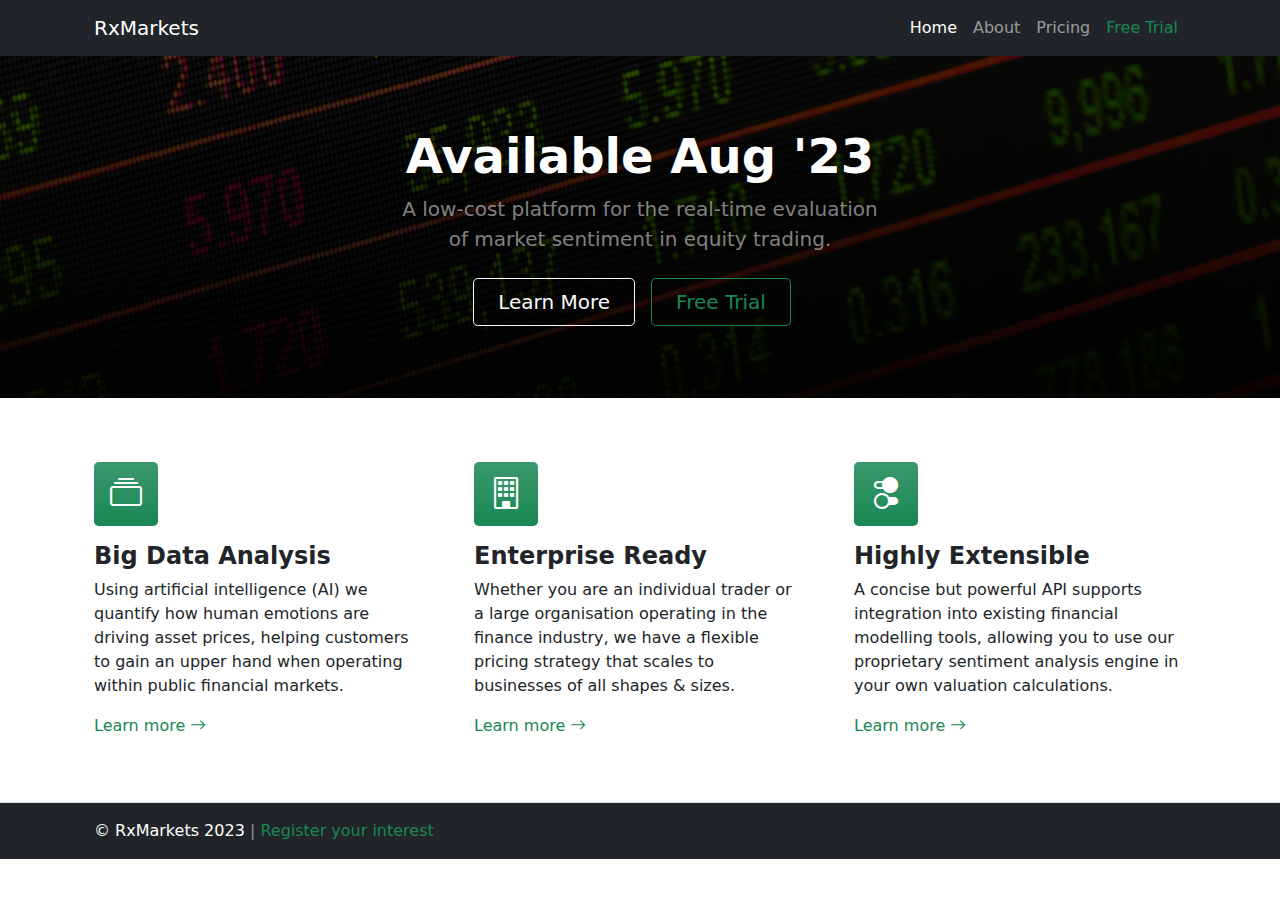
<file: archive/index.html>
<!DOCTYPE html>
<html lang="en">
    <head>
        <meta charset="utf-8" />
        <meta name="viewport" content="width=device-width, initial-scale=1, shrink-to-fit=no" />
        <meta name="description" content="" />
        <meta name="author" content="" />
        <title>RxMarkets | Market Sentiment Analysis</title>
        <!-- Favicon-->
        <link rel="icon" type="image/x-icon" href="assets/favicon.ico" />
        <!-- Bootstrap icons-->
        <link href="https://cdn.jsdelivr.net/npm/bootstrap-icons@1.4.1/font/bootstrap-icons.css" rel="stylesheet" />
        <!-- Core theme CSS (includes Bootstrap)-->
        <link href="css/styles.css" rel="stylesheet" />
    </head>
    <body>
        <!-- Responsive navbar-->
        <nav class="navbar navbar-expand-lg navbar-dark bg-dark">
            <div class="container px-4">
                <a class="navbar-brand" href="index.html">RxMarkets</a>
                <button class="navbar-toggler" type="button" data-bs-toggle="collapse" data-bs-target="#navbarSupportedContent" aria-controls="navbarSupportedContent" aria-expanded="false" aria-label="Toggle navigation"><span class="navbar-toggler-icon"></span></button>
                <div class="collapse navbar-collapse" id="navbarSupportedContent">
                    <ul class="navbar-nav ms-auto mb-2 mb-lg-0">
                        <li class="nav-item"><a class="nav-link active" aria-current="page" href="index.html">Home</a></li>
                        <li class="nav-item"><a class="nav-link" href="about.html">About</a></li>
                        <li class="nav-item"><a class="nav-link" href="pricing.html">Pricing</a></li>
                        <li class="nav-item"><a class="nav-link text-success" href="register.html">Free Trial</a></li>
                    </ul>
                </div>
            </div>
        </nav>
        <!-- Header-->
        <header class="bg-dark py-4 header-image">
            <div class="container px-5">
                <div class="row gx-5 justify-content-center">
                    <div class="col-lg-6">
                        <div class="text-center my-5">
                            <h1 class="display-5 fw-bolder text-white mb-2" style="text-shadow: 0px 0px 5px #000">Available Aug '23</h1>
                            <p class="lead text-white-50 mb-4" style="text-shadow: 0px 0px 5px #000">A low-cost platform for the real-time evaluation of market sentiment in equity trading.</p>
                            <div class="d-grid gap-3 d-sm-flex justify-content-sm-center">
                                <a class="btn btn-outline-light btn-lg px-4" href="about.html">Learn More</a>
                                <a class="btn btn-outline-success btn-lg px-4 me-sm-3" href="register.html">Free Trial</a>
                            </div>
                        </div>
                    </div>
                </div>
            </div>
        </header>
        <!-- Features section-->
        <section class="py-3 border-bottom" id="features">
            <div class="container px-4 my-5">
                <div class="row gx-5">
                    <div class="col-lg-4 mb-5 mb-lg-0">
                        <div class="feature bg-success bg-gradient text-white rounded-3 mb-3"><i class="bi bi-collection"></i></div>
                        <h2 class="h4 fw-bolder">Big Data Analysis</h2>
                        <p>
                            Using artificial intelligence (AI) we quantify how human emotions are driving asset prices, helping customers 
                            to gain an upper hand when operating within public financial markets.
                        </p>
                        <a class="text-decoration-none text-success" href="about.html">
                            Learn more <i class="bi bi-arrow-right"></i>
                        </a>
                    </div>
                    <div class="col-lg-4 mb-5 mb-lg-0">
                        <div class="feature bg-success bg-gradient text-white rounded-3 mb-3"><i class="bi bi-building"></i></div>
                        <h2 class="h4 fw-bolder">Enterprise Ready</h2>
                        <p>
                            Whether you are an individual trader or a large organisation operating in the finance industry, we have
                            a flexible pricing strategy that scales to businesses of all shapes & sizes.
                        </p>
                        <a class="text-decoration-none text-success" href="about.html">
                            Learn more <i class="bi bi-arrow-right"></i>
                        </a>
                    </div>
                    <div class="col-lg-4">
                        <div class="feature bg-success bg-gradient text-white rounded-3 mb-3"><i class="bi bi-toggles2"></i></div>
                        <h2 class="h4 fw-bolder">Highly Extensible</h2>
                        <p>
                            A concise but powerful API supports integration into existing financial modelling tools, 
                            allowing you to use our proprietary sentiment analysis engine in your own valuation calculations. 
                        </p>
                        <a class="text-decoration-none text-success" href="about.html">
                            Learn more <i class="bi bi-arrow-right"></i>
                        </a>
                    </div>
                </div>
            </div>
        </section>
        <!-- Footer-->
        <footer class="py-3 bg-dark">
            <div class="container px-4">
                <p class="m-0 text-left">
                    <span class="text-white">&copy; RxMarkets 2023</span>
                    <span class="text-white-50">| <a href="register.html" class="text-success" style="text-decoration: none">Register your interest</a></span>
                </p>
            </div>
        </footer>
        <!-- Bootstrap core JS-->
        <script src="https://cdn.jsdelivr.net/npm/bootstrap@5.1.3/dist/js/bootstrap.bundle.min.js"></script>
        <!-- Core theme JS-->
        <script src="js/scripts.js"></script>
        <!-- * * * * * * * * * * * * * * * * * * * * * * * * * * * * * * * * * * * * * * * *-->
        <!-- * *                               SB Forms JS                               * *-->
        <!-- * * Activate your form at https://startbootstrap.com/solution/contact-forms * *-->
        <!-- * * * * * * * * * * * * * * * * * * * * * * * * * * * * * * * * * * * * * * * *-->
        <script src="https://cdn.startbootstrap.com/sb-forms-latest.js"></script>

        <!-- Google tag (gtag.js) -->
        <script async src="https://www.googletagmanager.com/gtag/js?id=G-BJXF7GN6T3"></script>
        <script>
            window.dataLayer = window.dataLayer || [];
            function gtag(){dataLayer.push(arguments);}
            gtag('js', new Date());
            gtag('config', 'G-BJXF7GN6T3');
        </script>

    </body>
</html>
</file>
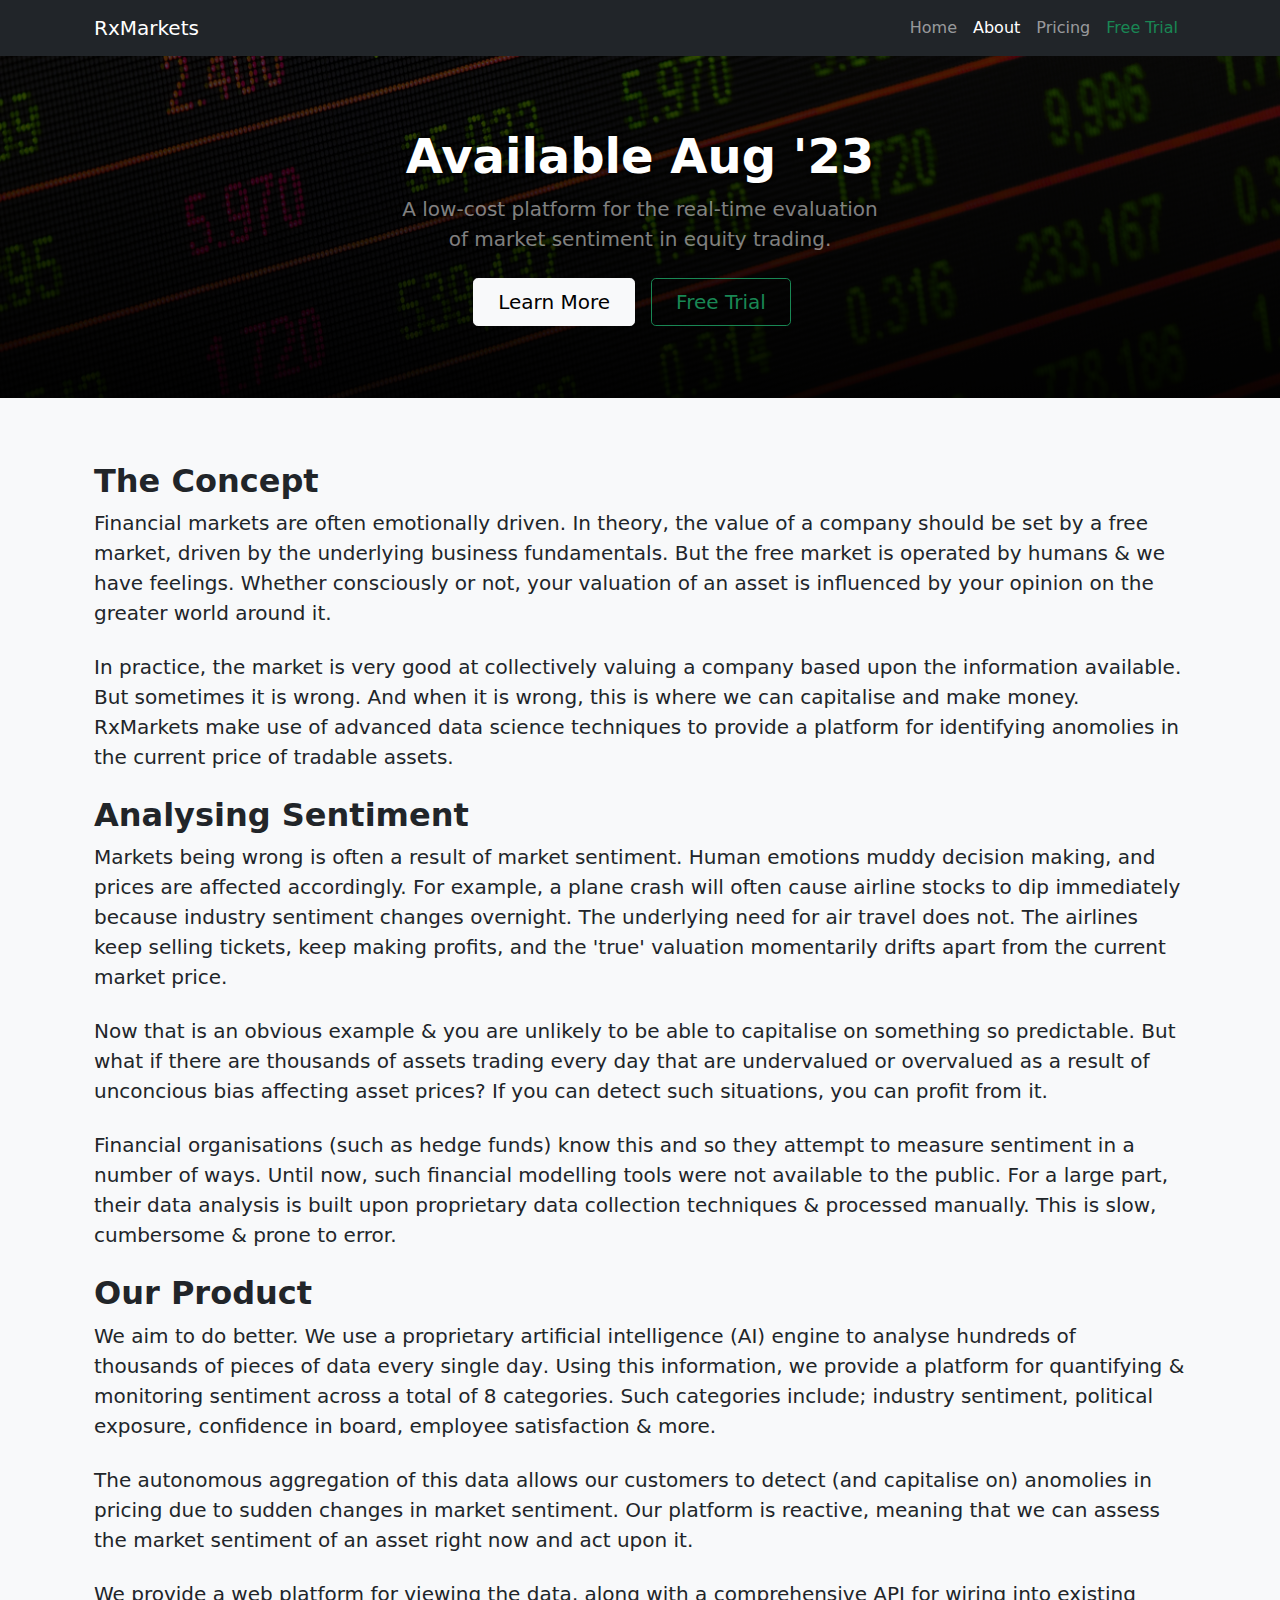
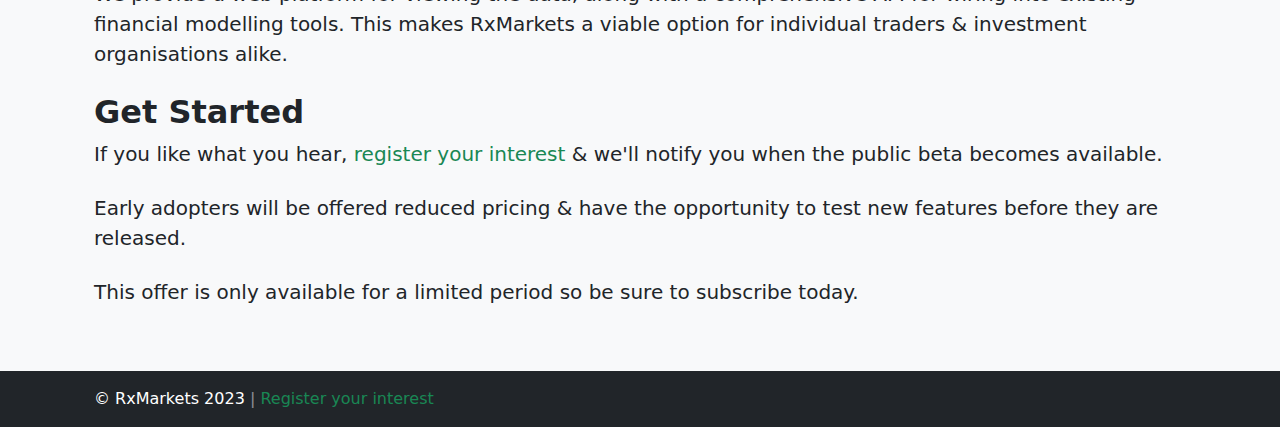
<file: about.html>
<!DOCTYPE html>
<html lang="en">
    <head>
        <meta charset="utf-8" />
        <meta name="viewport" content="width=device-width, initial-scale=1, shrink-to-fit=no" />
        <meta name="description" content="" />
        <meta name="author" content="" />
        <title>RxMarkets | Market Sentiment Analysis</title>
        <!-- Favicon-->
        <link rel="icon" type="image/x-icon" href="assets/favicon.ico" />
        <!-- Bootstrap icons-->
        <link href="https://cdn.jsdelivr.net/npm/bootstrap-icons@1.4.1/font/bootstrap-icons.css" rel="stylesheet" />
        <!-- Core theme CSS (includes Bootstrap)-->
        <link href="css/styles.css" rel="stylesheet" />
    </head>
    <body>
        <!-- Responsive navbar-->
        <nav class="navbar navbar-expand-lg navbar-dark bg-dark">
            <div class="container px-4">
                <a class="navbar-brand" href="index.html">RxMarkets</a>
                <button class="navbar-toggler" type="button" data-bs-toggle="collapse" data-bs-target="#navbarSupportedContent" aria-controls="navbarSupportedContent" aria-expanded="false" aria-label="Toggle navigation"><span class="navbar-toggler-icon"></span></button>
                <div class="collapse navbar-collapse" id="navbarSupportedContent">
                    <ul class="navbar-nav ms-auto mb-2 mb-lg-0">
                        <li class="nav-item"><a class="nav-link" aria-current="page" href="index.html">Home</a></li>
                        <li class="nav-item"><a class="nav-link active" href="about.html">About</a></li>
                        <li class="nav-item"><a class="nav-link" href="pricing.html">Pricing</a></li>
                        <li class="nav-item"><a class="nav-link text-success" href="register.html">Free Trial</a></li>
                    </ul>
                </div>
            </div>
        </nav>
        <!-- Header-->
        <header class="bg-dark py-4 header-image">
            <div class="container px-5">
                <div class="row gx-5 justify-content-center">
                    <div class="col-lg-6">
                        <div class="text-center my-5">
                            <h1 class="display-5 fw-bolder text-white mb-2" style="text-shadow: 0px 0px 5px #000">Available Aug '23</h1>
                            <p class="lead text-white-50 mb-4" style="text-shadow: 0px 0px 5px #000">A low-cost platform for the real-time evaluation of market sentiment in equity trading.</p>
                            <div class="d-grid gap-3 d-sm-flex justify-content-sm-center">
                                <a class="btn btn-light btn-lg px-4" href="about.html">Learn More</a>
                                <a class="btn btn-outline-success btn-lg px-4 me-sm-3" href="register.html">Free Trial</a>
                            </div>
                        </div>
                    </div>
                </div>
            </div>
        </header>
        <!-- Contact section-->
        <section class="bg-light py-3" id="register">
            <div class="container px-4 my-5 px-4">
                <div class="text-left mb-5">
                    <h2 class="fw-bolder">The Concept</h2>
                    <p class="lead mb-0">
                        Financial markets are often emotionally driven. In theory, the value of a company should be set by a free market, 
                        driven by the underlying business fundamentals. But the free market is operated by humans & we have feelings. 
                        Whether consciously or not, your <strong>valuation of an asset is influenced by your opinion</strong> 
                        on the greater world around it.
                    </p>
                    <br/>
                    <p class="lead mb-0">
                        In practice, the market is very good at collectively valuing a company based upon the information available.
                        But <strong>sometimes it is wrong</strong>. And when it is wrong, this is where we can capitalise and make 
                        money. RxMarkets make use of <strong>advanced data science techniques</strong> to provide a platform for 
                        identifying anomolies in the current price of tradable assets.
                    </p>
                    <br/>
                    <h2 class="fw-bolder">Analysing Sentiment</h2>
                    <p class="lead mb-0">
                        Markets being wrong is often a result of <strong>market sentiment</strong>. Human emotions muddy decision making, 
                        and prices are affected accordingly. For example, a plane crash will often cause airline stocks to dip immediately
                        because industry sentiment changes overnight. The underlying need for air travel does not. The airlines keep selling
                        tickets, keep making profits, and the 'true' valuation momentarily drifts apart from the current market price. 
                    </p>
                    <br/>
                    <p class="lead mb-0">
                        Now that is an obvious example & you are unlikely to be able to capitalise on something so predictable. But what if 
                        there are thousands of assets trading every day that are <strong>undervalued or overvalued</strong> as a result of 
                        unconcious bias affecting asset prices? If you can detect such situations, you can profit from it.
                    </p>
                    <br/>
                    <p class="lead mb-0">
                        Financial organisations (such as hedge funds) know this and so they attempt to measure sentiment in a number of ways. 
                        Until now, such financial modelling tools were not available to the public. For a large part, their data analysis 
                        is built upon proprietary data collection techniques & processed manually. This is slow, cumbersome & prone to error.
                    </p>
                    <br/>
                    <h2 class="fw-bolder">Our Product</h2>
                    <p class="lead mb-0">
                        We aim to do better. We use a proprietary <strong>artificial intelligence</strong> (AI) engine to analyse 
                        <strong>hundreds of thousands</strong> of pieces of data <strong>every single day</strong>. Using this information, 
                        we provide a platform for quantifying & monitoring sentiment across a total of <strong>8 categories</strong>. 
                        Such categories include; industry sentiment, political exposure, confidence in board, employee satisfaction & more.
                    </p>
                    <br/>
                    <p class="lead mb-0">
                        The autonomous aggregation of this data allows our customers to detect (and capitalise on) anomolies in pricing 
                        due to sudden changes in market sentiment. Our platform is <strong>reactive</strong>, meaning that we can assess
                        the market sentiment of an asset <strong>right now</strong> and act upon it. 
                    </p>
                    <br/>
                    <p class="lead mb-0">
                        We provide a web platform for viewing the data, along with a comprehensive API for wiring into existing 
                        financial modelling tools. This makes <strong>RxMarkets</strong> a viable option for individual traders
                        & investment organisations alike. 
                    </p>
                    <br/>
                    <h2 class="fw-bolder">Get Started</h2>
                    <p class="lead mb-0">
                        If you like what you hear, <a href="register.html" class="text-success" style="text-decoration: none">register your 
                        interest</a> & we'll notify you when the public beta becomes available.
                    </p>
                    <br/>
                    <p class="lead mb-0">
                        Early adopters will be offered <strong>reduced pricing</strong> & have the opportunity to test new features 
                        before they are released.
                    </p>
                    <br/>
                    <p class="lead mb-0">
                        This offer is only available for a limited period so be sure to subscribe today.
                    </p>
                </div>
            </div>
        </section>
        <!-- Footer-->
        <footer class="py-3 bg-dark">
            <div class="container px-4">
                <p class="m-0 text-left">
                    <span class="text-white">&copy; RxMarkets 2023</span>
                    <span class="text-white-50">| <a href="register.html" class="text-success" style="text-decoration: none">Register your interest</a></span>

                </p>
            </div>
        </footer>
        <!-- Bootstrap core JS-->
        <script src="https://cdn.jsdelivr.net/npm/bootstrap@5.1.3/dist/js/bootstrap.bundle.min.js"></script>
        <!-- Core theme JS-->
        <script src="js/scripts.js"></script>
        <!-- * * * * * * * * * * * * * * * * * * * * * * * * * * * * * * * * * * * * * * * *-->
        <!-- * *                               SB Forms JS                               * *-->
        <!-- * * Activate your form at https://startbootstrap.com/solution/contact-forms * *-->
        <!-- * * * * * * * * * * * * * * * * * * * * * * * * * * * * * * * * * * * * * * * *-->
        <script src="https://cdn.startbootstrap.com/sb-forms-latest.js"></script>

        <!-- Google tag (gtag.js) -->
        <script async src="https://www.googletagmanager.com/gtag/js?id=G-BJXF7GN6T3"></script>
        <script>
            window.dataLayer = window.dataLayer || [];
            function gtag(){dataLayer.push(arguments);}
            gtag('js', new Date());
            gtag('config', 'G-BJXF7GN6T3');
        </script>

    </body>
</html>
</file>
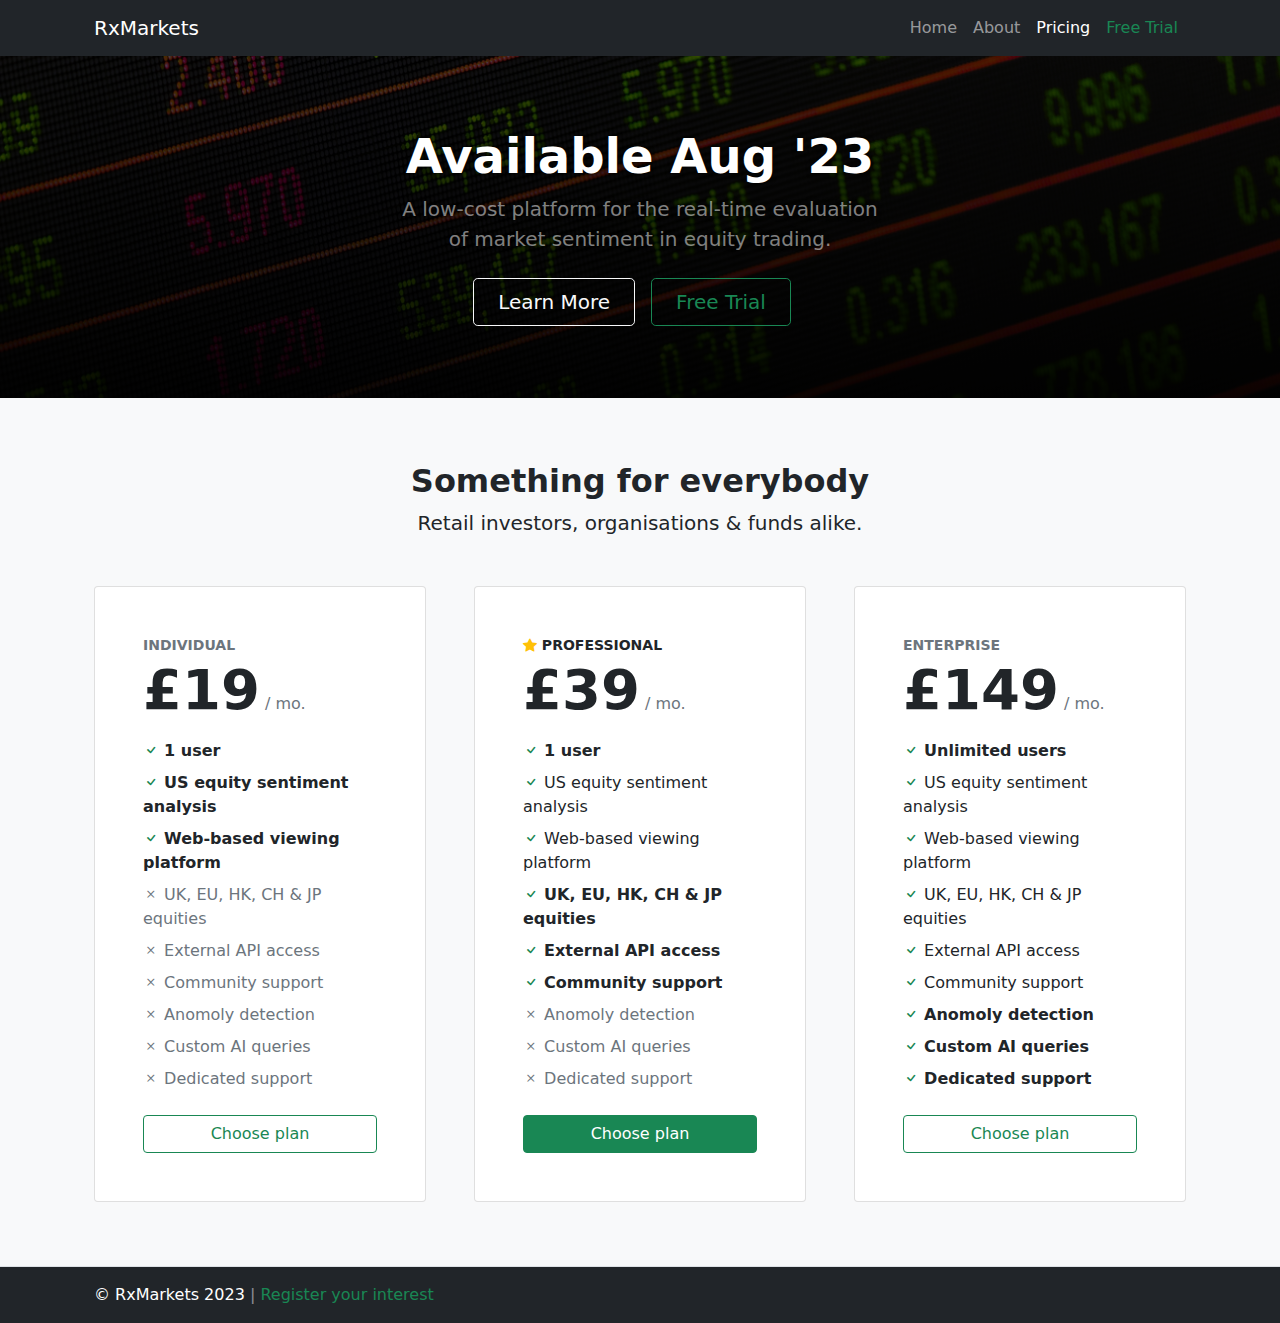
<file: pricing.html>
<!DOCTYPE html>
<html lang="en">
    <head>
        <meta charset="utf-8" />
        <meta name="viewport" content="width=device-width, initial-scale=1, shrink-to-fit=no" />
        <meta name="description" content="" />
        <meta name="author" content="" />
        <title>RxMarkets | Market Sentiment Analysis</title>
        <!-- Favicon-->
        <link rel="icon" type="image/x-icon" href="assets/favicon.ico" />
        <!-- Bootstrap icons-->
        <link href="https://cdn.jsdelivr.net/npm/bootstrap-icons@1.4.1/font/bootstrap-icons.css" rel="stylesheet" />
        <!-- Core theme CSS (includes Bootstrap)-->
        <link href="css/styles.css" rel="stylesheet" />
    </head>
    <body>
        <!-- Responsive navbar-->
        <nav class="navbar navbar-expand-lg navbar-dark bg-dark">
            <div class="container px-4">
                <a class="navbar-brand" href="index.html">RxMarkets</a>
                <button class="navbar-toggler" type="button" data-bs-toggle="collapse" data-bs-target="#navbarSupportedContent" aria-controls="navbarSupportedContent" aria-expanded="false" aria-label="Toggle navigation"><span class="navbar-toggler-icon"></span></button>
                <div class="collapse navbar-collapse" id="navbarSupportedContent">
                    <ul class="navbar-nav ms-auto mb-2 mb-lg-0">
                        <li class="nav-item"><a class="nav-link" aria-current="page" href="index.html">Home</a></li>
                        <li class="nav-item"><a class="nav-link" href="about.html">About</a></li>
                        <li class="nav-item"><a class="nav-link active" href="pricing.html">Pricing</a></li>
                        <li class="nav-item"><a class="nav-link text-success" href="register.html">Free Trial</a></li>
                    </ul>
                </div>
            </div>
        </nav>
        <!-- Header-->
        <header class="bg-dark py-4 header-image">
            <div class="container px-5">
                <div class="row gx-5 justify-content-center">
                    <div class="col-lg-6">
                        <div class="text-center my-5">
                            <h1 class="display-5 fw-bolder text-white mb-2" style="text-shadow: 0px 0px 5px #000">Available Aug '23</h1>
                            <p class="lead text-white-50 mb-4" style="text-shadow: 0px 0px 5px #000">A low-cost platform for the real-time evaluation of market sentiment in equity trading.</p>
                            <div class="d-grid gap-3 d-sm-flex justify-content-sm-center">
                                <a class="btn btn-outline-light btn-lg px-4" href="about.html">Learn More</a>
                                <a class="btn btn-outline-success btn-lg px-4 me-sm-3" href="register.html">Free Trial</a>
                            </div>
                        </div>
                    </div>
                </div>
            </div>
        </header>
        <!-- Pricing section-->
        <section class="bg-light py-3 border-bottom" id="pricing">
            <div class="container px-4 my-5">
                <div class="text-center mb-5">
                    <h2 class="fw-bolder">Something for everybody</h2>
                    <p class="lead mb-0">Retail investors, organisations & funds alike.</p>
                </div>
                <div class="row gx-5 justify-content-center">
                    <!-- Pricing card individual-->
                    <div class="col-lg-6 col-xl-4">
                        <div class="card mb-5 mb-xl-0">
                            <div class="card-body p-5">
                                <div class="small text-uppercase fw-bold text-muted">Individual</div>
                                <div class="mb-3">
                                    <span class="display-4 fw-bold">£19</span>
                                    <span class="text-muted">/ mo.</span>
                                </div>
                                <ul class="list-unstyled mb-4">
                                    <li class="mb-2">
                                        <i class="bi bi-check text-success"></i>
                                        <strong>1 user</strong>
                                    </li>
                                    <li class="mb-2">
                                        <i class="bi bi-check text-success"></i>
                                        <strong>US equity sentiment analysis</strong>
                                    </li>
                                    <li class="mb-2">
                                        <i class="bi bi-check text-success"></i>
                                        <strong>Web-based viewing platform</strong>
                                    </li>
                                    <li class="mb-2 text-muted">
                                        <i class="bi bi-x"></i>
                                        UK, EU, HK, CH & JP equities
                                    </li>
                                    <li class="mb-2 text-muted">
                                        <i class="bi bi-x"></i>
                                        External API access
                                    </li>
                                    <li class="mb-2 text-muted">
                                        <i class="bi bi-x"></i>
                                        Community support
                                    </li>
                                    <li class="mb-2 text-muted">
                                        <i class="bi bi-x"></i>
                                        Anomoly detection
                                    </li>
                                    <li class="mb-2 text-muted">
                                        <i class="bi bi-x"></i>
                                        Custom AI queries
                                    </li>
                                    <li class="mb-2 text-muted">
                                        <i class="bi bi-x"></i>
                                        Dedicated support
                                    </li>
                                </ul>
                                <div class="d-grid"><a class="btn btn-outline-success" href="register.html">Choose plan</a></div>
                            </div>
                        </div>
                    </div>
                    <!-- Pricing card pro-->
                    <div class="col-lg-6 col-xl-4">
                        <div class="card mb-5 mb-xl-0">
                            <div class="card-body p-5">
                                <div class="small text-uppercase fw-bold">
                                    <i class="bi bi-star-fill text-warning"></i>
                                    Professional
                                </div>
                                <div class="mb-3">
                                    <span class="display-4 fw-bold">£39</span>
                                    <span class="text-muted">/ mo.</span>
                                </div>
                                <ul class="list-unstyled mb-4">
                                    <li class="mb-2">
                                        <i class="bi bi-check text-success"></i>
                                        <strong>1 user</strong>
                                    </li>
                                    <li class="mb-2">
                                        <i class="bi bi-check text-success"></i>
                                        US equity sentiment analysis
                                    </li>
                                    <li class="mb-2">
                                        <i class="bi bi-check text-success"></i>
                                        Web-based viewing platform
                                    </li>
                                    <li class="mb-2">
                                        <i class="bi bi-check text-success"></i>
                                        <strong>UK, EU, HK, CH & JP equities</strong>
                                    </li>
                                    <li class="mb-2">
                                        <i class="bi bi-check text-success"></i>
                                        <strong>External API access</strong>
                                    </li>
                                    <li class="mb-2">
                                        <i class="bi bi-check text-success"></i>
                                        <strong>Community support</strong>
                                    </li>
                                    <li class="mb-2 text-muted">
                                        <i class="bi bi-x"></i>
                                        Anomoly detection
                                    </li>
                                    <li class="mb-2 text-muted">
                                        <i class="bi bi-x"></i>
                                        Custom AI queries
                                    </li>
                                    <li class="mb-2 text-muted">
                                        <i class="bi bi-x"></i>
                                        Dedicated support
                                    </li>
                                </ul>
                                <div class="d-grid"><a class="btn btn-success" href="register.html">Choose plan</a></div>
                            </div>
                        </div>
                    </div>
                    <!-- Pricing card enterprise-->
                    <div class="col-lg-6 col-xl-4">
                        <div class="card">
                            <div class="card-body p-5">
                                <div class="small text-uppercase fw-bold text-muted">Enterprise</div>
                                <div class="mb-3">
                                    <span class="display-4 fw-bold">£149</span>
                                    <span class="text-muted">/ mo.</span>
                                </div>
                                <ul class="list-unstyled mb-4">
                                    <li class="mb-2">
                                        <i class="bi bi-check text-success"></i>
                                        <strong>Unlimited users</strong>
                                    </li>
                                    <li class="mb-2">
                                        <i class="bi bi-check text-success"></i>
                                        US equity sentiment analysis
                                    </li>
                                    <li class="mb-2">
                                        <i class="bi bi-check text-success"></i>
                                        Web-based viewing platform
                                    </li>
                                    <li class="mb-2">
                                        <i class="bi bi-check text-success"></i>
                                        UK, EU, HK, CH & JP equities
                                    </li>
                                    <li class="mb-2">
                                        <i class="bi bi-check text-success"></i>
                                        External API access
                                    </li>
                                    <li class="mb-2">
                                        <i class="bi bi-check text-success"></i>
                                        Community support
                                    </li>
                                    <li class="mb-2">
                                        <i class="bi bi-check text-success"></i>
                                        <strong>Anomoly detection</strong>
                                    </li>
                                    <li class="mb-2">
                                        <i class="bi bi-check text-success"></i>
                                        <strong>Custom AI queries</strong>
                                    </li>
                                    <li class="mb-2">
                                        <i class="bi bi-check text-success"></i>
                                        <strong>Dedicated support</strong>
                                    </li>
                                </ul>
                                <div class="d-grid"><a class="btn btn-outline-success" href="register.html">Choose plan</a></div>
                            </div>
                        </div>
                    </div>
                </div>
            </div>
        </section>
        <!-- Footer-->
        <footer class="py-3 bg-dark">
            <div class="container px-4">
                <p class="m-0 text-left">
                    <span class="text-white">&copy; RxMarkets 2023</span>
                    <span class="text-white-50">| <a href="register.html" class="text-success" style="text-decoration: none">Register your interest</a></span>
                </p>
            </div>
        </footer>
        <!-- Bootstrap core JS-->
        <script src="https://cdn.jsdelivr.net/npm/bootstrap@5.1.3/dist/js/bootstrap.bundle.min.js"></script>
        <!-- Core theme JS-->
        <script src="js/scripts.js"></script>
        <!-- * * * * * * * * * * * * * * * * * * * * * * * * * * * * * * * * * * * * * * * *-->
        <!-- * *                               SB Forms JS                               * *-->
        <!-- * * Activate your form at https://startbootstrap.com/solution/contact-forms * *-->
        <!-- * * * * * * * * * * * * * * * * * * * * * * * * * * * * * * * * * * * * * * * *-->
        <script src="https://cdn.startbootstrap.com/sb-forms-latest.js"></script>

        <!-- Google tag (gtag.js) -->
        <script async src="https://www.googletagmanager.com/gtag/js?id=G-BJXF7GN6T3"></script>
        <script>
            window.dataLayer = window.dataLayer || [];
            function gtag(){dataLayer.push(arguments);}
            gtag('js', new Date());
            gtag('config', 'G-BJXF7GN6T3');
        </script>

    </body>
</html>
</file>
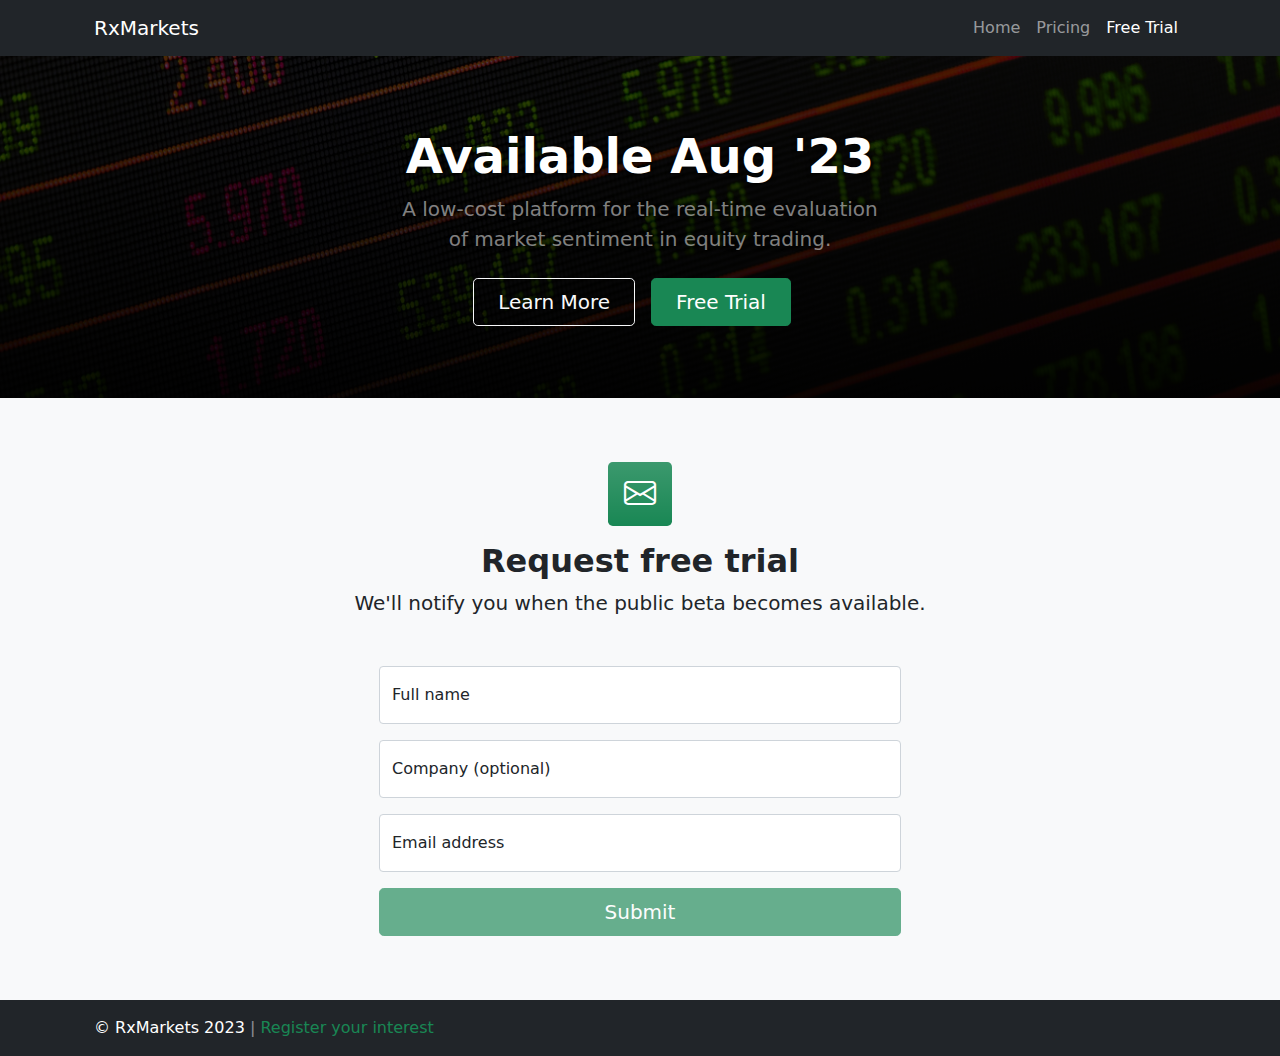
<file: register.html>
<!DOCTYPE html>
<html lang="en">
    <head>
        <meta charset="utf-8" />
        <meta name="viewport" content="width=device-width, initial-scale=1, shrink-to-fit=no" />
        <meta name="description" content="" />
        <meta name="author" content="" />
        <title>RxMarkets | Market Sentiment Analysis</title>
        <!-- Favicon-->
        <link rel="icon" type="image/x-icon" href="assets/favicon.ico" />
        <!-- Bootstrap icons-->
        <link href="https://cdn.jsdelivr.net/npm/bootstrap-icons@1.4.1/font/bootstrap-icons.css" rel="stylesheet" />
        <!-- Core theme CSS (includes Bootstrap)-->
        <link href="css/styles.css" rel="stylesheet" />
    </head>
    <body>
        <!-- Responsive navbar-->
        <nav class="navbar navbar-expand-lg navbar-dark bg-dark">
            <div class="container px-4">
                <a class="navbar-brand" href="index.html">RxMarkets</a>
                <button class="navbar-toggler" type="button" data-bs-toggle="collapse" data-bs-target="#navbarSupportedContent" aria-controls="navbarSupportedContent" aria-expanded="false" aria-label="Toggle navigation"><span class="navbar-toggler-icon"></span></button>
                <div class="collapse navbar-collapse" id="navbarSupportedContent">
                    <ul class="navbar-nav ms-auto mb-2 mb-lg-0">
                        <li class="nav-item"><a class="nav-link" aria-current="page" href="index.html">Home</a></li>
                        <!-- <li class="nav-item"><a class="nav-link" href="about.html">About</a></li> -->
                        <li class="nav-item"><a class="nav-link" href="pricing.html">Pricing</a></li>
                        <li class="nav-item"><a class="nav-link active" href="register.html">Free Trial</a></li>
                    </ul>
                </div>
            </div>
        </nav>
        <!-- Header-->
        <header class="bg-dark py-4 header-image">
            <div class="container px-5">
                <div class="row gx-5 justify-content-center">
                    <div class="col-lg-6">
                        <div class="text-center my-5">
                            <h1 class="display-5 fw-bolder text-white mb-2" style="text-shadow: 0px 0px 5px #000">Available Aug '23</h1>
                            <p class="lead text-white-50 mb-4" style="text-shadow: 0px 0px 5px #000">A low-cost platform for the real-time evaluation of market sentiment in equity trading.</p>
                            <div class="d-grid gap-3 d-sm-flex justify-content-sm-center">
                                <a class="btn btn-outline-light btn-lg px-4" href="about.html">Learn More</a>
                                <a class="btn btn-success btn-lg px-4 me-sm-3" href="register.html">Free Trial</a>
                            </div>
                        </div>
                    </div>
                </div>
            </div>
        </header>
        <!-- Contact section-->
        <section class="bg-light py-3" id="register">
            <div class="container px-4 my-5 px-4">
                <div class="text-center mb-5">
                    <div class="feature bg-success bg-gradient text-white rounded-3 mb-3"><i class="bi bi-envelope"></i></div>
                    <h2 class="fw-bolder">Request free trial</h2>
                    <p class="lead mb-0">We'll notify you when the public beta becomes available.</p>
                </div>
                <div class="row gx-5 justify-content-center">
                    <div class="col-lg-6">
                        <!-- * * * * * * * * * * * * * * *-->
                        <!-- * * SB Forms Contact Form * *-->
                        <!-- * * * * * * * * * * * * * * *-->
                        <!-- This form is pre-integrated with SB Forms.-->
                        <!-- To make this form functional, sign up at-->
                        <!-- https://startbootstrap.com/solution/contact-forms-->
                        <!-- to get an API token!-->
                        <form id="contactForm" data-sb-form-api-token="ae96c332-00c3-441e-8a02-396337c20eb0">
                            <!-- Name input-->
                            <div class="form-floating mb-3">
                                <input class="form-control" id="name" type="text" placeholder="Enter your name..." data-sb-validations="required" />
                                <label for="name">Full name</label>
                                <div class="invalid-feedback" data-sb-feedback="name:required">A name is required.</div>
                            </div>
                            <!-- Company input -->
                            <div class="form-floating mb-3">
                                <input class="form-control" id="company" type="text" placeholder="Company name (optional)"/>
                                <label for="company">Company (optional)</label>
                            </div>
                            <!-- Email address input-->
                            <div class="form-floating mb-3">
                                <input class="form-control" id="email" type="email" placeholder="name@example.com" data-sb-validations="required,email" />
                                <label for="email">Email address</label>
                                <div class="invalid-feedback" data-sb-feedback="email:required">An email is required.</div>
                                <div class="invalid-feedback" data-sb-feedback="email:email">Email is not valid.</div>
                            </div>
                            <!-- Submit success message-->
                            <!---->
                            <!-- This is what your users will see when the form-->
                            <!-- has successfully submitted-->
                            <div class="d-none" id="submitSuccessMessage">
                                <div class="text-center mb-3">
                                    <div class="fw-bolder">Form submission successful!</div>
                                </div>
                            </div>
                            <!-- Submit error message-->
                            <!---->
                            <!-- This is what your users will see when there is-->
                            <!-- an error submitting the form-->
                            <div class="d-none" id="submitErrorMessage"><div class="text-center text-danger mb-3">Error sending message!</div></div>
                            <!-- Submit Button-->
                            <div class="d-grid"><button class="btn btn-success btn-lg disabled" id="submitButton" type="submit">Submit</button></div>
                        </form>
                    </div>
                </div>
            </div>
        </section>
        <!-- Footer-->
        <footer class="py-3 bg-dark">
            <div class="container px-4">
                <p class="m-0 text-left">
                    <span class="text-white">&copy; RxMarkets 2023</span>
                    <span class="text-white-50">| <a href="register.html" class="text-success" style="text-decoration: none">Register your interest</a></span>

                </p>
            </div>
        </footer>
        <!-- Bootstrap core JS-->
        <script src="https://cdn.jsdelivr.net/npm/bootstrap@5.1.3/dist/js/bootstrap.bundle.min.js"></script>
        <!-- Core theme JS-->
        <script src="js/scripts.js"></script>
        <!-- * * * * * * * * * * * * * * * * * * * * * * * * * * * * * * * * * * * * * * * *-->
        <!-- * *                               SB Forms JS                               * *-->
        <!-- * * Activate your form at https://startbootstrap.com/solution/contact-forms * *-->
        <!-- * * * * * * * * * * * * * * * * * * * * * * * * * * * * * * * * * * * * * * * *-->
        <script src="https://cdn.startbootstrap.com/sb-forms-latest.js"></script>

        <!-- Google tag (gtag.js) -->
        <script async src="https://www.googletagmanager.com/gtag/js?id=G-BJXF7GN6T3"></script>
        <script>
            window.dataLayer = window.dataLayer || [];
            function gtag(){dataLayer.push(arguments);}
            gtag('js', new Date());
            gtag('config', 'G-BJXF7GN6T3');
        </script>

    </body>
</html>
</file>
